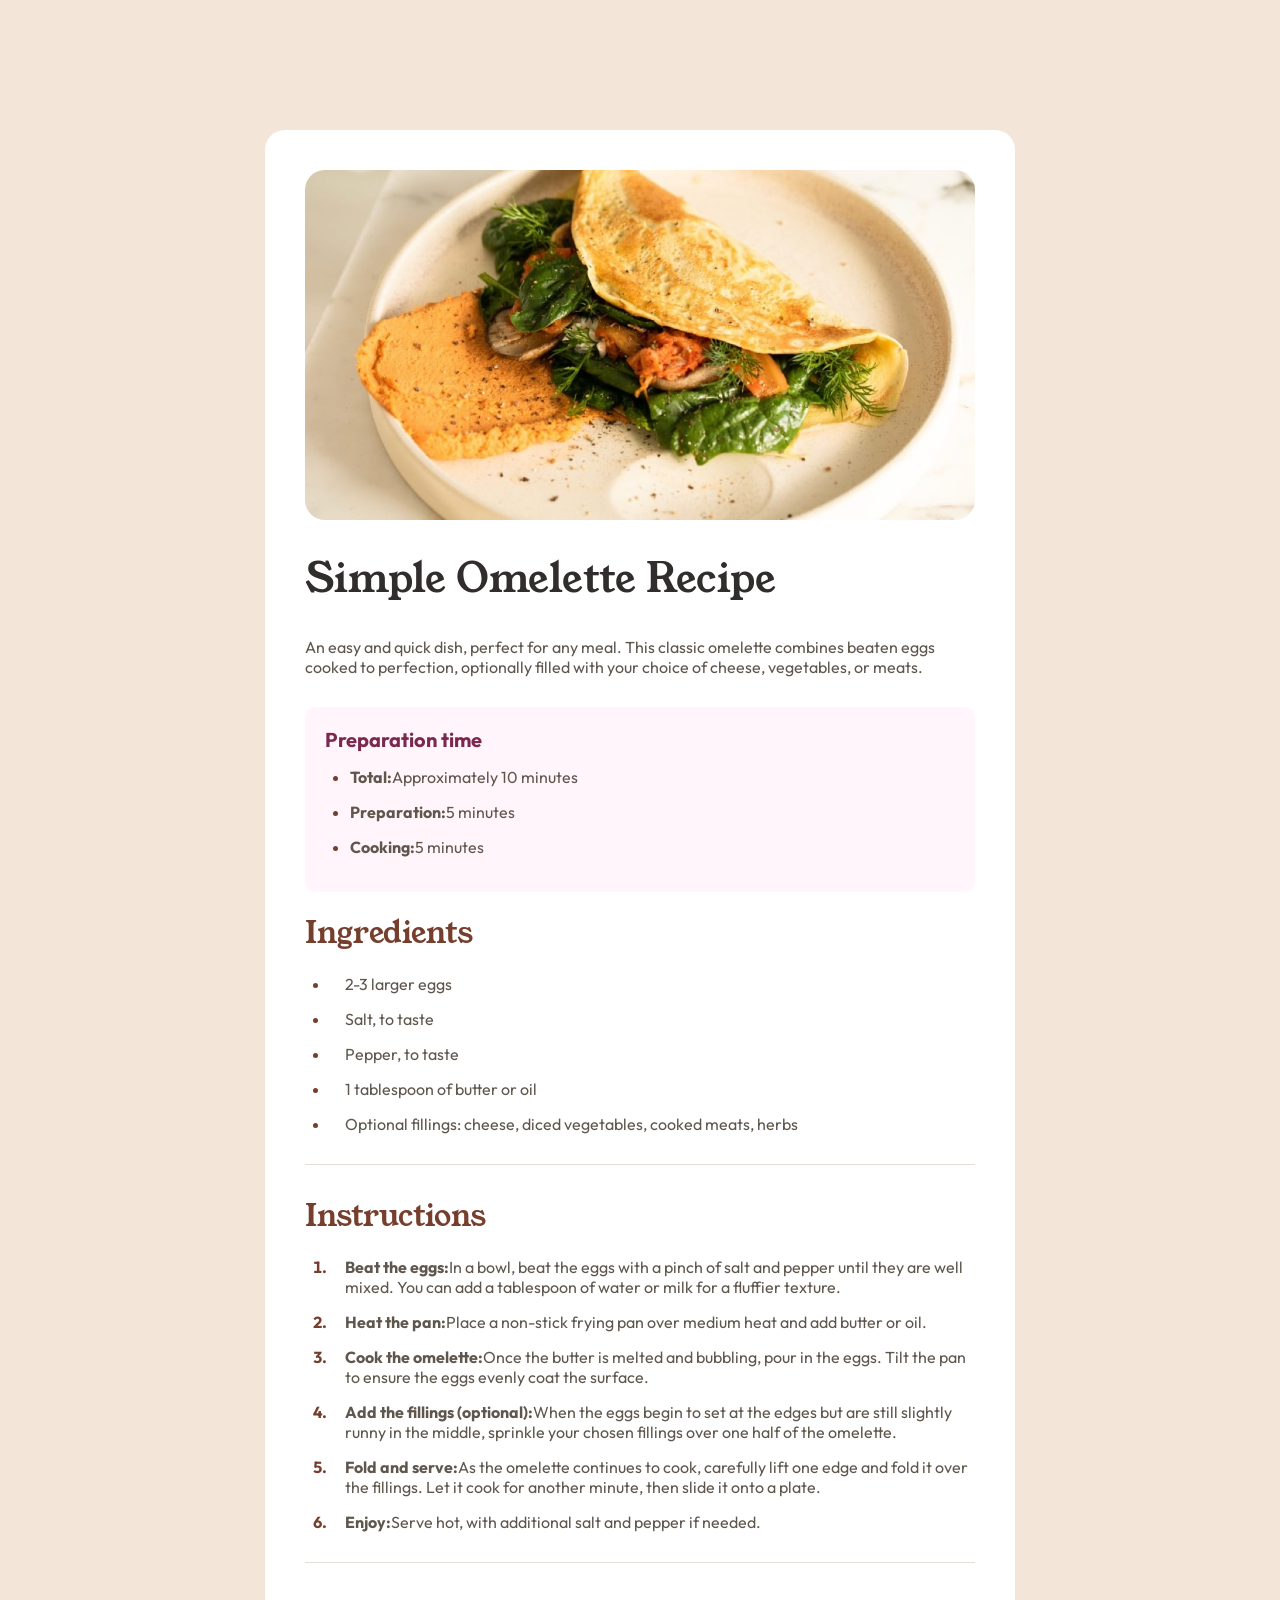
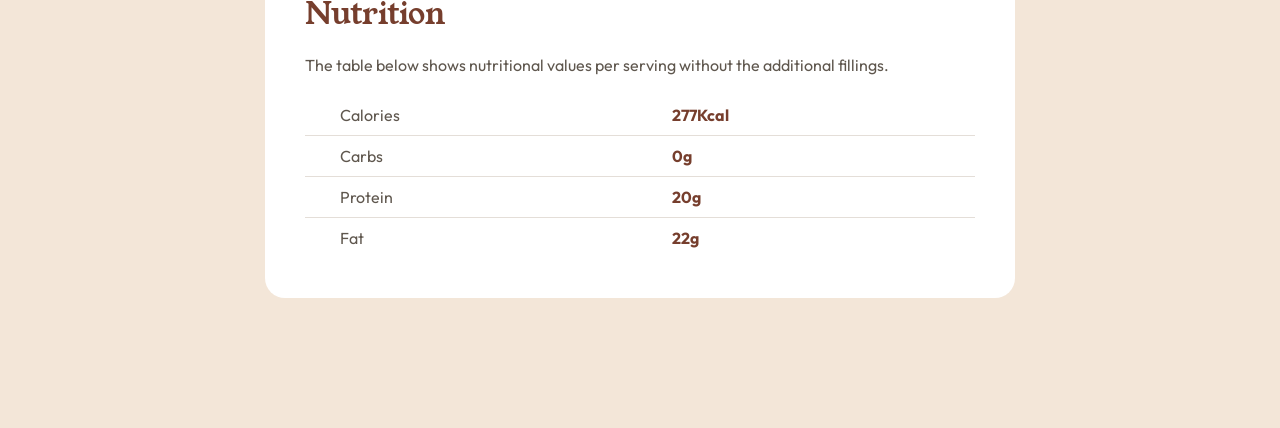
<file: index.html>
<!DOCTYPE html>
<html lang="en">
<head>
    <meta charset="UTF-8">
    <meta name="viewport" content="width=device-width, initial-scale=1.0">
    <link rel="stylesheet" href="style.css">
    <title>Recipe page</title>
</head>
<body>
  <div class="outter-wrapper">
    <div class="recipe-img">
        <img src="./assets/images/image-omelette.jpeg" alt="omelette">
    </div>
    <div class="responsive-wrapper">
        <div class="content-wrapper">
            <h1>Simple Omelette Recipe</h1>
            <p>An easy and quick dish, perfect for any meal. This classic omelette combines beaten eggs cooked to perfection, optionally filled with your choice of cheese, vegetables, or meats.</p>
        </div>
        <div class="preparation-wrapper">
            <h3>Preparation time</h3>
            <ul>
                <li><span>Total:</span>Approximately 10 minutes</li>
                <li><span>Preparation:</span>5 minutes</li>
                <li><span>Cooking:</span>5 minutes</li>
            </ul>
        </div>
        <div class="ingredients-wrapper">
            <h2 class="titles">Ingredients</h2>
            <ul class="list">
                <li>2-3 larger eggs</li>
                <li>Salt, to taste</li>
                <li> Pepper, to taste</li>
                <li> 1 tablespoon of butter or oil</li>
                <li>  Optional fillings: cheese, diced vegetables, cooked meats, herbs</li>
            </ul>
        </div>
        <!-- <hr class="lines"/> -->
        <div class="instructions-wrapper">
            <h2 class="titles">Instructions</h2>
            <ol class="list">
                <li><span>Beat the eggs:</span>In a bowl, beat the eggs with a pinch of salt and pepper until they are well mixed. You can add a tablespoon of water or milk for a fluffier texture.</li>
                <li><span>Heat the pan:</span>Place a non-stick frying pan over medium heat and add butter or oil.</li>
                <li><span>Cook the omelette:</span>Once the butter is melted and bubbling, pour in the eggs. Tilt the pan to ensure the eggs evenly coat the surface.</li>
                <li><span>Add the fillings (optional):</span>When the eggs begin to set at the edges but are still slightly runny in the middle, sprinkle your chosen fillings over one half of the omelette.</li>
                <li><span>Fold and serve:</span>As the omelette continues to cook, carefully lift one edge and fold it over the fillings. Let it cook for another minute, then slide it onto a plate.</li>
                <li><span>Enjoy:</span>Serve hot, with additional salt and pepper if needed.</li>
            </ol>
        </div>
        <!-- <hr class="lines"/> -->
        <div class="nutrition-wrapper">
            <h2 class="titles">Nutrition</h2>
            <p>The table below shows nutritional values per serving without the additional fillings.</p>
            <table>
                <tr>
                    <td>Calories</td>
                    <td>277Kcal</td>
                </tr>
                <tr>
                    <td>Carbs</td>
                    <td>0g</td>
                </tr>
                <tr>
                    <td>Protein</td>
                    <td>20g</td>
                </tr>
                <tr>
                    <td>Fat</td>
                    <td>22g</td>
                </tr>
            </table>
        </div>
    </div>
  </div>
</body>
</html>
</file>
<file: style.css>
@import url('https://fonts.googleapis.com/css2?family=Young+Serif&display=swap');
@import url('https://fonts.googleapis.com/css2?family=Outfit:wght@100..900&family=Young+Serif&display=swap');

:root {
    --white: hsl(0, 0%, 100%);
    --stone-100: hsl(30, 54%, 90%);
    --stone-150: hsl(30,18%,87%);
    --stone-600: hsl(30, 10%, 34%);
    --stone-900: hsl(24,5%,18%);

    --brown-800: hsl(14, 45%,32%);

    --rose-800: hsl(332,51%,32%);
    --rose-50: hsl(330, 100%, 98%);

    --font-1: "Young Serif", sans-serif;
    --font-2: "Outfit", sans-serif;
}

body{
    font-family: var(--font-2);
    margin: 0;
    padding: 0;
    background: var(--stone-100);
    overflow-x: hidden;
    color: var(--stone-600);
}

*{
    margin: 0;
    padding: 0;
    box-sizing: border-box;
}

.outter-wrapper{
    background: var(--white);
    padding: 40px;
    width: 750px;
    max-width: 100%;
    border-radius: 20px;
    margin: 130px auto;
}

.outter-wrapper .recipe-img{
    width: 100%;
    height: 350px;
    border-radius: 20px;
    overflow: hidden;
}

.outter-wrapper .recipe-img img{
    width: 100%;
    height: 100%;
    display: block;
    object-fit: cover;
    object-position: center;
}

.content-wrapper h1{
    font-family: var(--font-1);
    font-size: 40px;
    color: var(--stone-900);
    padding: 30px 0;
    font-weight: lighter;
}

.content-wrapper p{
    padding-bottom: 30px;
}

.preparation-wrapper{
    background: var(--rose-50);
    padding: 20px;
    border-radius: 10px;
}

.preparation-wrapper h3{
    font-size: 20px;
    color: var(--rose-800);
    padding-bottom: 15px;
}

.preparation-wrapper ul{
    padding-left: 25px;
}

.preparation-wrapper ul li::marker{
    color: var(--brown-800);
}

.preparation-wrapper ul span{
    font-weight: bold;
}

.preparation-wrapper ul li{
    padding-bottom: 15px;
}

.lines{
    background-color: var(--stone-100);

}

.titles{
    font-family: var(--font-1);
    padding: 20px 0;
    color: var(--brown-800);
    font-size: 30px;
    font-weight: lighter;
}

.list{
    padding-left: 25px;
    margin-bottom: 10px;
    border-bottom: 1px solid var(--stone-150);
}

.list li{
    padding-bottom: 15px;
    padding-left: 15px;
}

.list li:last-child{
    padding-bottom: 30px;
}

.list li::marker{
    color: var(--brown-800);
    font-weight: bold;
}

.list li span{
    font-weight: bold;
}

.nutrition-wrapper p{
    padding-bottom: 20px;
}

.nutrition-wrapper table{
    width: 100%;
    border-collapse: collapse;
}

.nutrition-wrapper table tr td{
    border-bottom: 1px solid var(--stone-150);
    padding: 10px 35px;
}

.nutrition-wrapper table tr td:nth-child(even){
    font-weight: bold;
    color: var(--brown-800);
    padding-right: 40px;
}

.nutrition-wrapper table tr:last-child td{
    border-bottom: 0;
}

@media screen and (max-width: 475px) {
    .outter-wrapper{
        padding: 0;
        border-radius: 0;
        margin: 0 auto;
    }
    .outter-wrapper .responsive-wrapper{
        padding: 30px;
    }
    .outter-wrapper .recipe-img{
        border-radius: 0;
        height: auto;
    }
}
</file>
